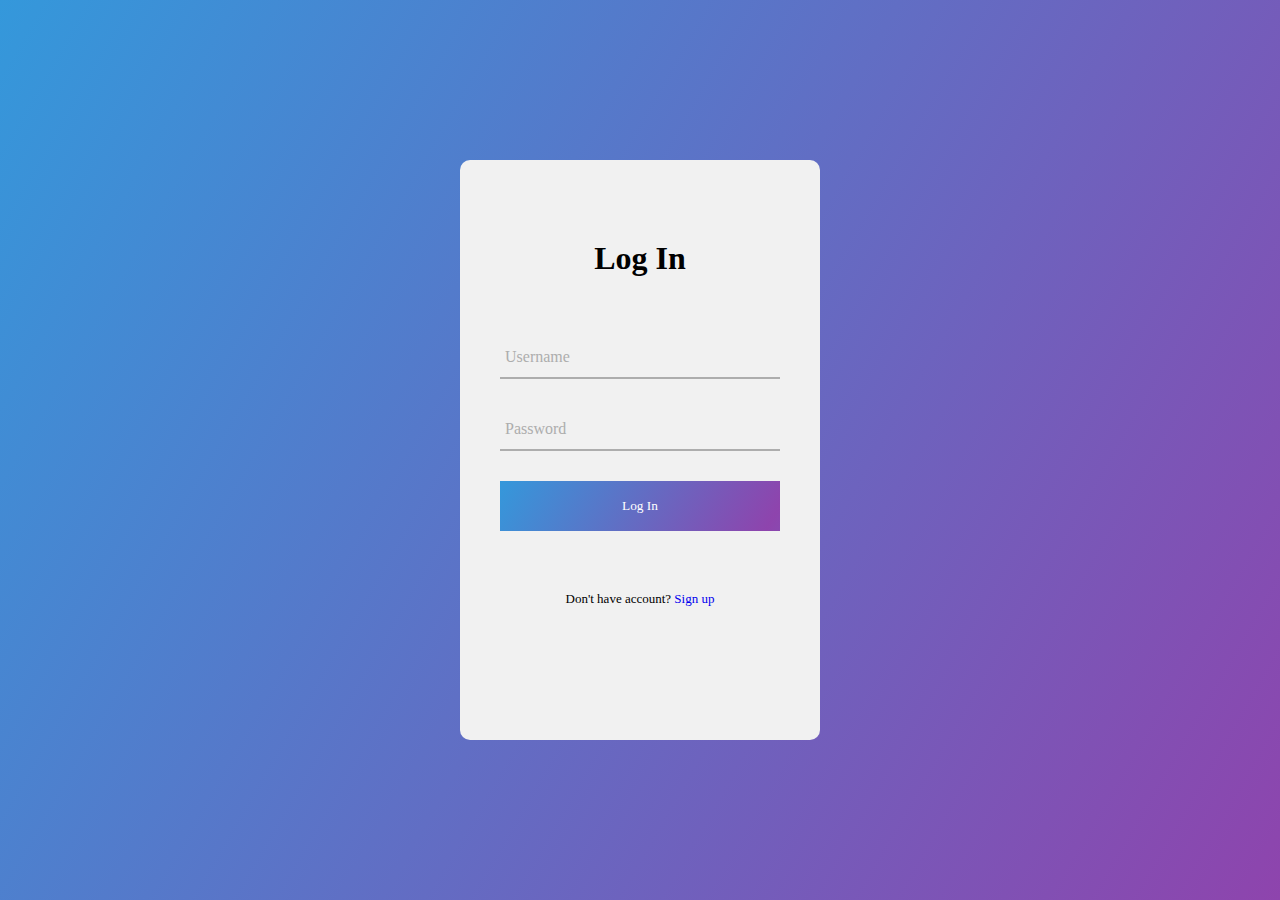
<file: index.html>
<!DOCTYPE html>
<html>
    <head>
        <meta charset="utf-8">
        <title></title>
        <link rel="stylesheet" href="style.css">
        <script src="https://cdnjs.cloudflare.com/ajax/libs/jquery/3.4.1/jquery.min.js" charset="utf-8"></script>
    </head>
    <body>

        <form action="index.html" class="login-form">
            <h1>Log In</h1>

            <div class="txtb">
                <input type="text">
                <span data-placeholder="Username"></span>
            </div>

            <div class="txtb">
                <input type="password">
                <span data-placeholder="Password"></span>
            </div>

            <input type="submit" class="logbtn" value="Log In">

            <div class="bottom-text">
                Don't have account? <a href="#">Sign up</a>
            </div>
            
        </form>

        <script type="text/javascript">
            $(".txtb input").on("focus", function(){
                $(this).addClass("focus");
            });

            $(".txtb input").on("blur", function(){
                if($(this).val() == "")
                $(this).removeClass("focus");
            });
        </script>

    </body>
</html>
</file>
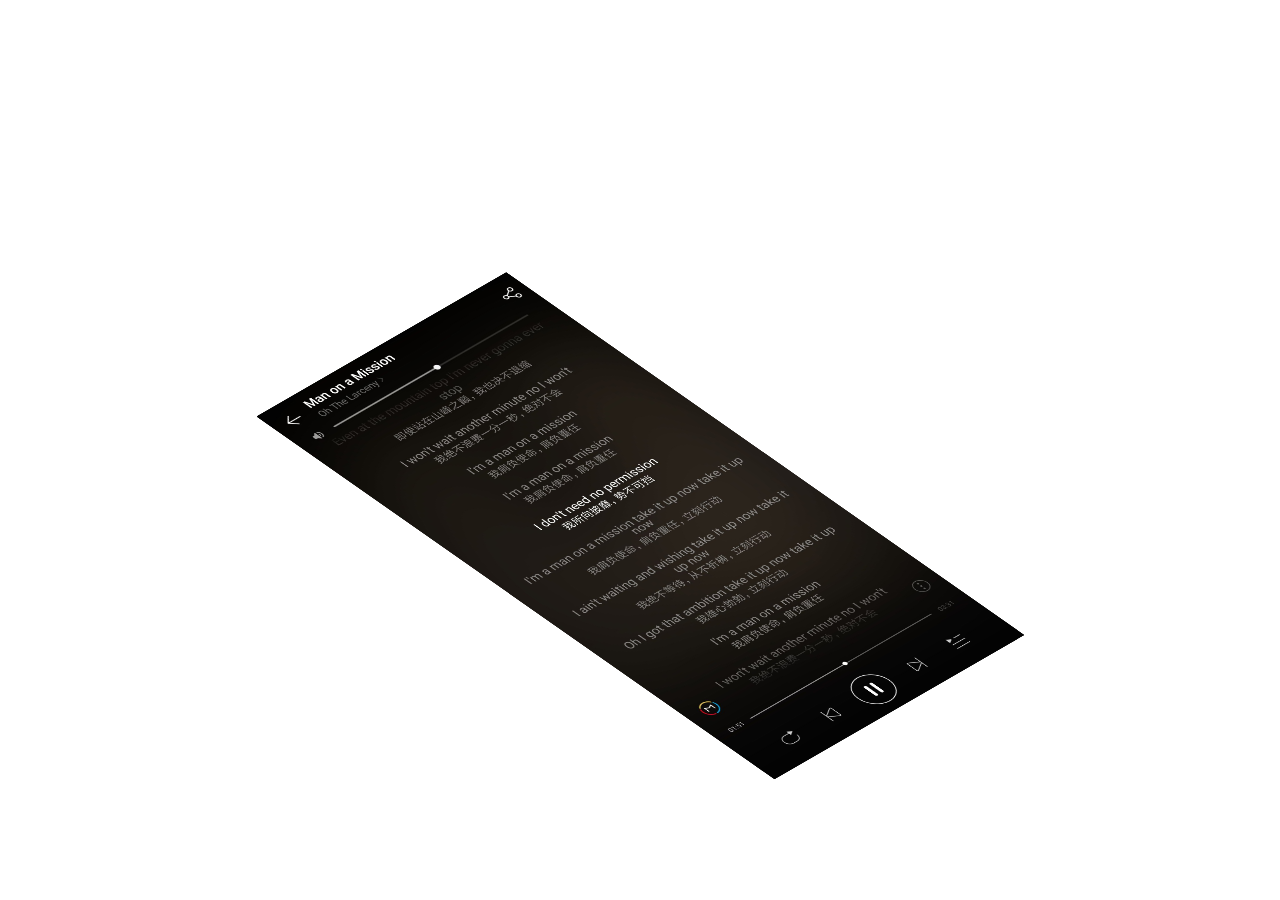
<file: LayeredImageHoverEffects/index.html>
<!DOCTYPE html>
<html>
    <head>
        <title>Layered Image Hover Effects</title>
        <link rel="stylesheet" href="style.css">
    </head>
    <body>
        <div class="container">
            <img src="img.jpg">
            <img src="img.jpg">
            <img src="img.jpg">
            <img src="img.jpg">
        </div>
    </body>
</html>
</file>
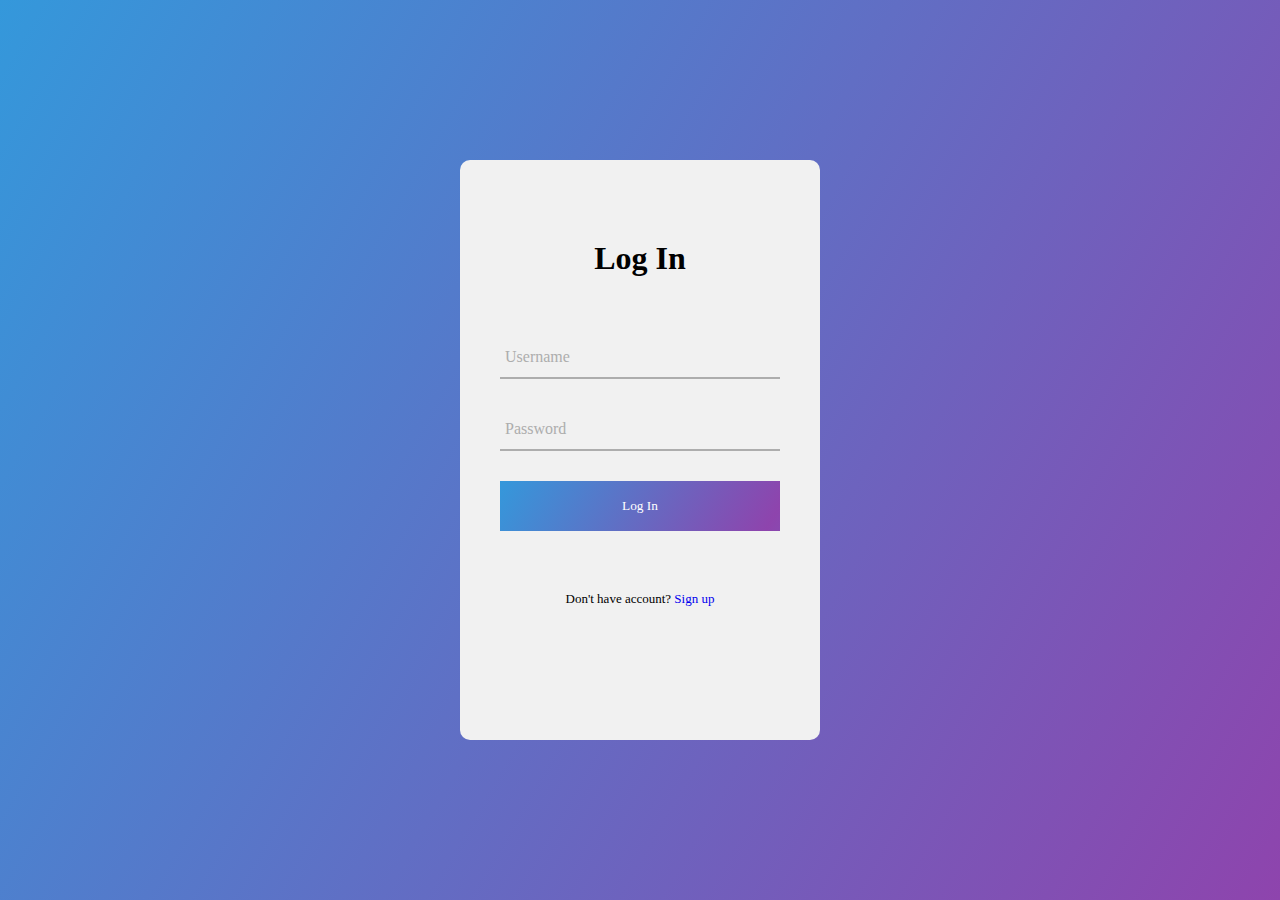
<file: LogIn00/index.html>
<!DOCTYPE html>
<html>
    <head>
        <meta charset="utf-8">
        <title></title>
        <link rel="stylesheet" href="style.css">
        <script src="https://cdnjs.cloudflare.com/ajax/libs/jquery/3.4.1/jquery.min.js" charset="utf-8"></script>
    </head>
    <body>

        <form action="index.html" class="login-form">
            <h1>Log In</h1>

            <div class="txtb">
                <input type="text">
                <span data-placeholder="Username"></span>
            </div>

            <div class="txtb">
                <input type="password">
                <span data-placeholder="Password"></span>
            </div>

            <input type="submit" class="logbtn" value="Log In">

            <div class="bottom-text">
                Don't have account? <a href="#">Sign up</a>
            </div>
            
        </form>

        <script type="text/javascript">
            $(".txtb input").on("focus", function(){
                $(this).addClass("focus");
            });
            $(".txtb input").on("blur", function(){
                if($(this).val() == "")
                $(this).removeClass("focus");
            });
        </script>

    </body>
</html>
</file>
<file: style.css>
*{
    margin: 0;
    padding: 0;
    text-decoration: none;
    font-family: montserrat;
    box-sizing: border-box;
}

body{
    min-height: 100vh;
    background-image: linear-gradient(120deg, #3498db, #8e44ad);
}

.login-form{
    width: 360px;
    background: #f1f1f1;
    height: 580px;
    padding: 80px 40px;
    border-radius: 10px;
    position: absolute;
    left: 50%;
    top: 50%;
    transform: translate(-50%, -50%);
}

.login-form h1{
    text-align: center;
    margin-bottom: 60px;
}

.txtb{
    border-bottom: 2px solid #adadad;
    position: relative;
    margin: 30px 0;
}

.txtb input{
    font-size: 15px;
    color: #333;
    border: none;
    width: 100%;
    outline: none;
    background: none;
    padding: 0 5px;
    height: 40px;
}

.txtb span::before{
    content: attr(data-placeholder);
    position: absolute;
    top: 50%;
    left: 5px;
    color: #adadad;
    transform: translateY(-50%);
    z-index: -1;
    transition: .5s;
}

.txtb span::after{
    content: '';
    position: absolute;
    left: 0%;
    top: 100%;
    width: 0%;
    height: 2px;
    background: linear-gradient(120deg, #3498db, #8e44ad);
    transition: .5s;
}

.focus + span::before{
    top: -5px;
}

.focus + span::after{
    width: 100%;
}

.logbtn{
    display: block;
    width: 100%;
    height: 50px;
    border: none;
    background: linear-gradient(120deg, #3498db, #8e44ad, #3498db);
    background-size: 200%;
    color: #fff;
    outline: none;
    cursor: pointer;
    transition: .5s;
}

.logbtn:hover{
    background-position: right;
}

.bottom-text{
    margin-top: 60px;
    text-align: center;
    font-size: 13px;
}
</file>
<file: LayeredImageHoverEffects/style.css>
body{
    margin: 0;
    padding: 0;
    width: 100%;
    height: 100vh;
    display: flex;
    align-items: center;
    justify-content: center;
}

.container{
    position: relative;
    width: 360px;
    height: 715px;
    margin-top: 150px;
    background: rgba(0, 0, 0, .1);
    transform: rotate(-30deg) skew(25deg) scale(.8);
    transition: 0.5s;
}

.container img{
    position: absolute;
    width: 100%;
    transition: 0.5s;
}

.container:hover img:nth-child(4){
    transform: translate(160px, -160px);
    opacity: 1;
}

.container:hover img:nth-child(3){
    transform: translate(120px, -120px);
    opacity: .8;
}

.container:hover img:nth-child(2){
    transform: translate(80px, -80px);
    opacity: .6;
}

.container:hover img:nth-child(1){
    transform: translate(40px, -40px);
    opacity: .4;
}
</file>
<file: LogIn00/style.css>
*{
    margin: 0;
    padding: 0;
    text-decoration: none;
    font-family: montserrat;
    box-sizing: border-box;
}

body{
    min-height: 100vh;
    background-image: linear-gradient(120deg, #3498db, #8e44ad);
}

.login-form{
    width: 360px;
    background: #f1f1f1;
    height: 580px;
    padding: 80px 40px;
    border-radius: 10px;
    position: absolute;
    left: 50%;
    top: 50%;
    transform: translate(-50%, -50%);
}

.login-form h1{
    text-align: center;
    margin-bottom: 60px;
}

.txtb{
    border-bottom: 2px solid #adadad;
    position: relative;
    margin: 30px 0;
}

.txtb input{
    font-size: 15px;
    color: #333;
    border: none;
    width: 100%;
    outline: none;
    background: none;
    padding: 0 5px;
    height: 40px;
}

.txtb span::before{
    content: attr(data-placeholder);
    position: absolute;
    top: 50%;
    left: 5px;
    color: #adadad;
    transform: translateY(-50%);
    z-index: -1;
    transition: .5s;
}

.txtb span::after{
    content: '';
    position: absolute;
    left: 0%;
    top: 100%;
    width: 0%;
    height: 2px;
    background: linear-gradient(120deg, #3498db, #8e44ad);
    transition: .5s;
}

.focus + span::before{
    top: -5px;
}

.focus + span::after{
    width: 100%;
}

.logbtn{
    display: block;
    width: 100%;
    height: 50px;
    border: none;
    background: linear-gradient(120deg, #3498db, #8e44ad, #3498db);
    background-size: 200%;
    color: #fff;
    outline: none;
    cursor: pointer;
    transition: .5s;
}

.logbtn:hover{
    background-position: right;
}

.bottom-text{
    margin-top: 60px;
    text-align: center;
    font-size: 13px;
}
</file>
